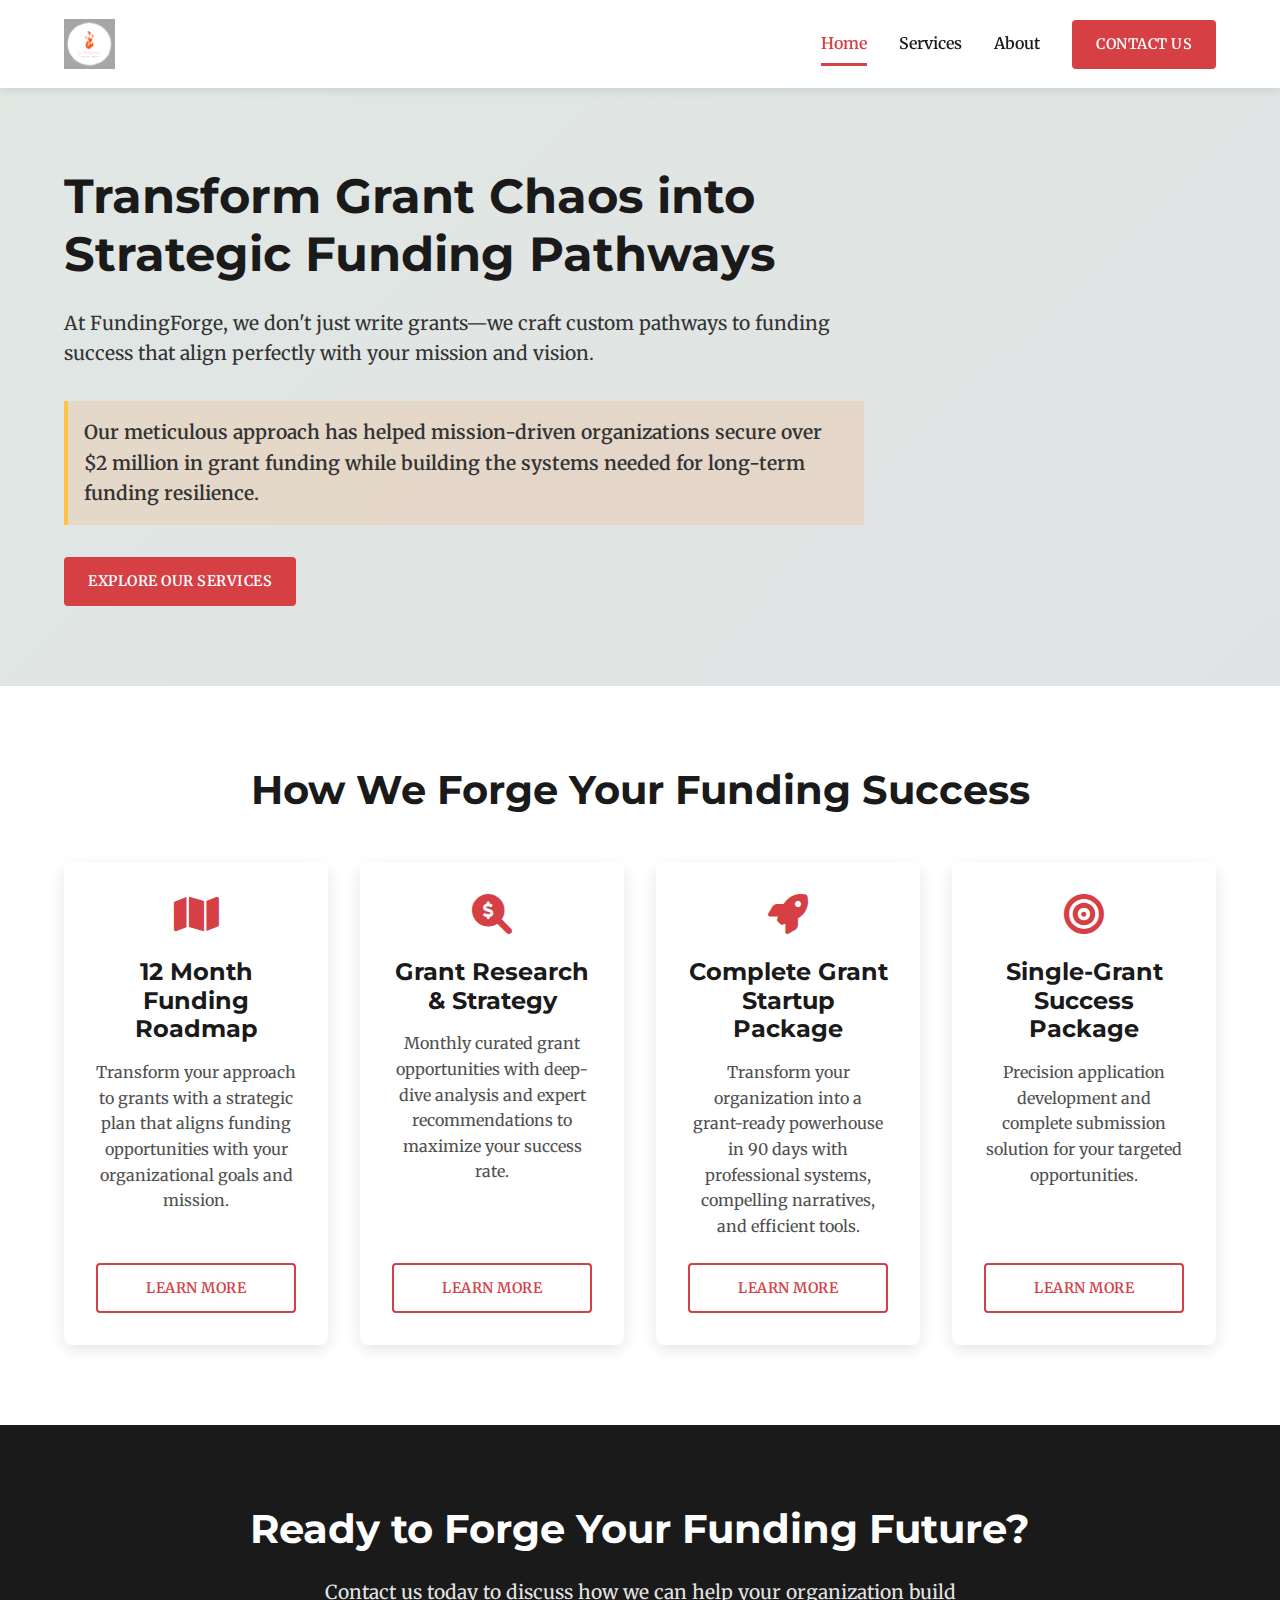
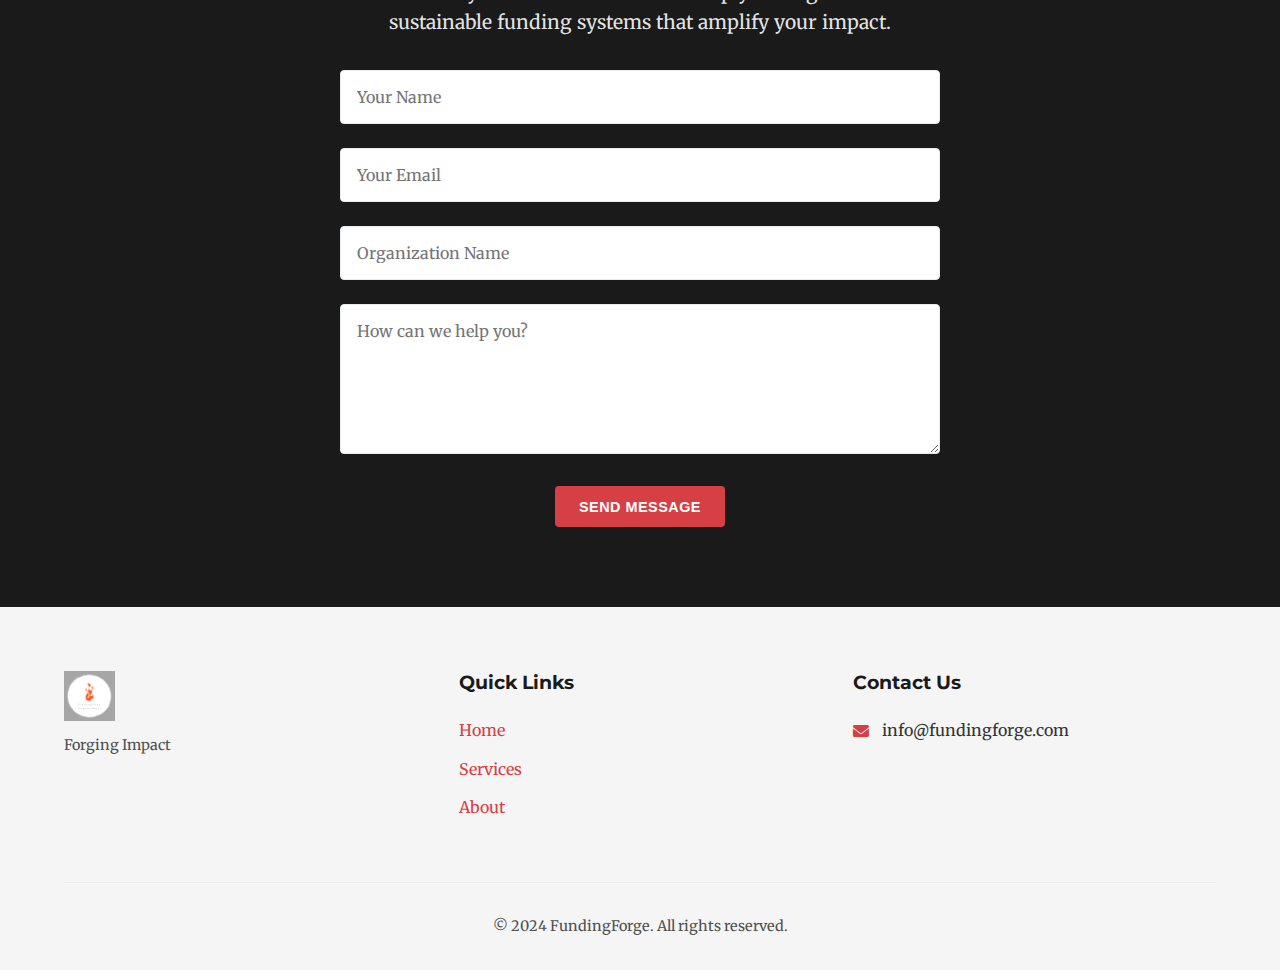
<file: index.html>
<!DOCTYPE html>
<html lang="en">
<head>
    <meta charset="UTF-8">
    <meta name="viewport" content="width=device-width, initial-scale=1.0">
    <title>FundingForge - Forging Impact</title>
    <!-- Favicon -->
    <link rel="icon" type="image/png" href="img/favicon.png">
    <link rel="preconnect" href="https://fonts.googleapis.com">
    <link rel="preconnect" href="https://fonts.gstatic.com" crossorigin>
    <link href="https://fonts.googleapis.com/css2?family=Montserrat:wght@400;500;700&family=Merriweather:wght@400;700&display=swap" rel="stylesheet">
    <link rel="stylesheet" href="css/styles.css">
    <link rel="stylesheet" href="https://cdnjs.cloudflare.com/ajax/libs/font-awesome/6.0.0/css/all.min.css">
</head>
<body>
    <header>
        <div class="container">
            <div class="logo">
                <a href="index.html">
                    <img src="img/site-logo.png" alt="Logo" style="max-height: 50px; width: auto;">
                </a>
            </div>
            <nav>
                <ul>
                    <li><a href="index.html" class="active">Home</a></li>
                    <li><a href="services.html">Services</a></li>
                    <li><a href="about.html">About</a></li>
                    <li><a href="#contact" class="btn-primary">Contact Us</a></li>
                </ul>
            </nav>
        </div>
    </header>

    <section class="hero">
        <div class="container">
            <div class="hero-content">
                <h1>Transform Grant Chaos into Strategic Funding Pathways</h1>
                <p>At FundingForge, we don't just write grants—we craft custom pathways to funding success that align perfectly with your mission and vision.</p>
                <p class="highlight">Our meticulous approach has helped mission-driven organizations secure over $2 million in grant funding while building the systems needed for long-term funding resilience.</p>
                <a href="services.html" class="btn-primary">Explore Our Services</a>
            </div>
        </div>
    </section>

    <section class="features">
        <div class="container">
            <h2>How We Forge Your Funding Success</h2>
            <div class="feature-grid">
                <div class="feature-card">
                    <i class="fas fa-map"></i>
                    <h3>12 Month Funding Roadmap</h3>
                    <p>Transform your approach to grants with a strategic plan that aligns funding opportunities with your organizational goals and mission.</p>
                    <a href="services.html#blueprint" class="btn-secondary">Learn More</a>
                </div>
                <div class="feature-card">
                    <i class="fas fa-search-dollar"></i>
                    <h3>Grant Research & Strategy</h3>
                    <p>Monthly curated grant opportunities with deep-dive analysis and expert recommendations to maximize your success rate.</p>
                    <a href="services.html#research" class="btn-secondary">Learn More</a>
                </div>
                <div class="feature-card">
                    <i class="fas fa-rocket"></i>
                    <h3>Complete Grant Startup Package</h3>
                    <p>Transform your organization into a grant-ready powerhouse in 90 days with professional systems, compelling narratives, and efficient tools.</p>
                    <a href="services.html#startup" class="btn-secondary">Learn More</a>
                </div>
                <div class="feature-card">
                    <i class="fas fa-bullseye"></i>
                    <h3>Single-Grant Success Package</h3>
                    <p>Precision application development and complete submission solution for your targeted opportunities.</p>
                    <a href="services.html#single-grant" class="btn-secondary">Learn More</a>
                </div>
            </div>
        </div>
    </section>

    <section class="cta" id="contact">
        <div class="container">
            <h2>Ready to Forge Your Funding Future?</h2>
            <p>Contact us today to discuss how we can help your organization build sustainable funding systems that amplify your impact.</p>
            <form id="contact-form">
                <div class="form-group">
                    <input type="text" placeholder="Your Name" required>
                </div>
                <div class="form-group">
                    <input type="email" placeholder="Your Email" required>
                </div>
                <div class="form-group">
                    <input type="text" placeholder="Organization Name">
                </div>
                <div class="form-group">
                    <textarea placeholder="How can we help you?" required></textarea>
                </div>
                <button type="submit" class="btn-primary">Send Message</button>
            </form>
        </div>
    </section>

    <footer>
        <div class="container">
            <div class="footer-content">
                <div class="footer-logo">
                    <a href="index.html">
                        <img src="img/site-logo.png" alt="Logo" class="footer-logo-img">
                    </a>
                    <p>Forging Impact</p>
                </div>
                <div class="footer-links">
                    <h3>Quick Links</h3>
                    <ul>
                        <li><a href="index.html">Home</a></li>
                        <li><a href="services.html">Services</a></li>
                        <li><a href="about.html">About</a></li>
                    </ul>
                </div>
                <div class="footer-contact">
                    <h3>Contact Us</h3>
                    <p><i class="fas fa-envelope"></i> info@fundingforge.com</p>
                </div>
            </div>
            <div class="footer-bottom">
                <p>&copy; 2024 FundingForge. All rights reserved.</p>
            </div>
        </div>
    </footer>

    <script src="js/script.js"></script>
</body>
</html>
</file>
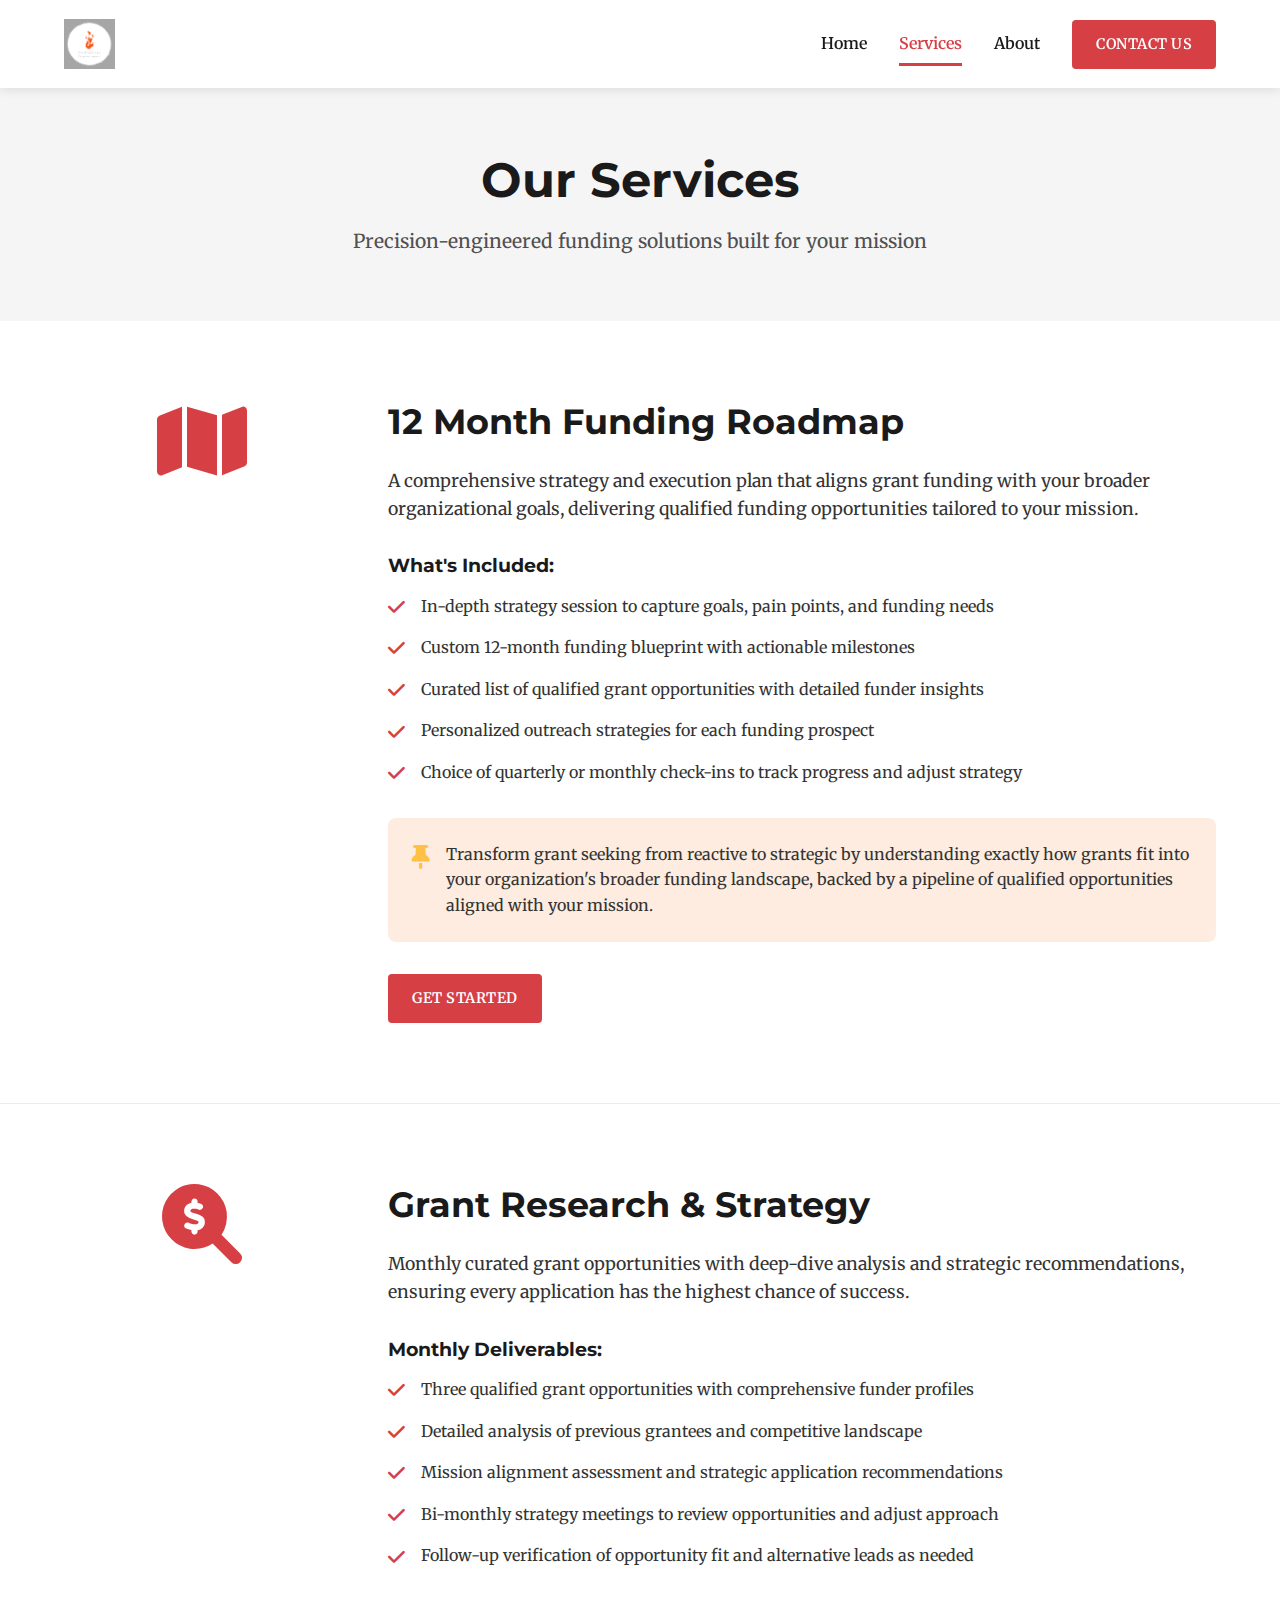
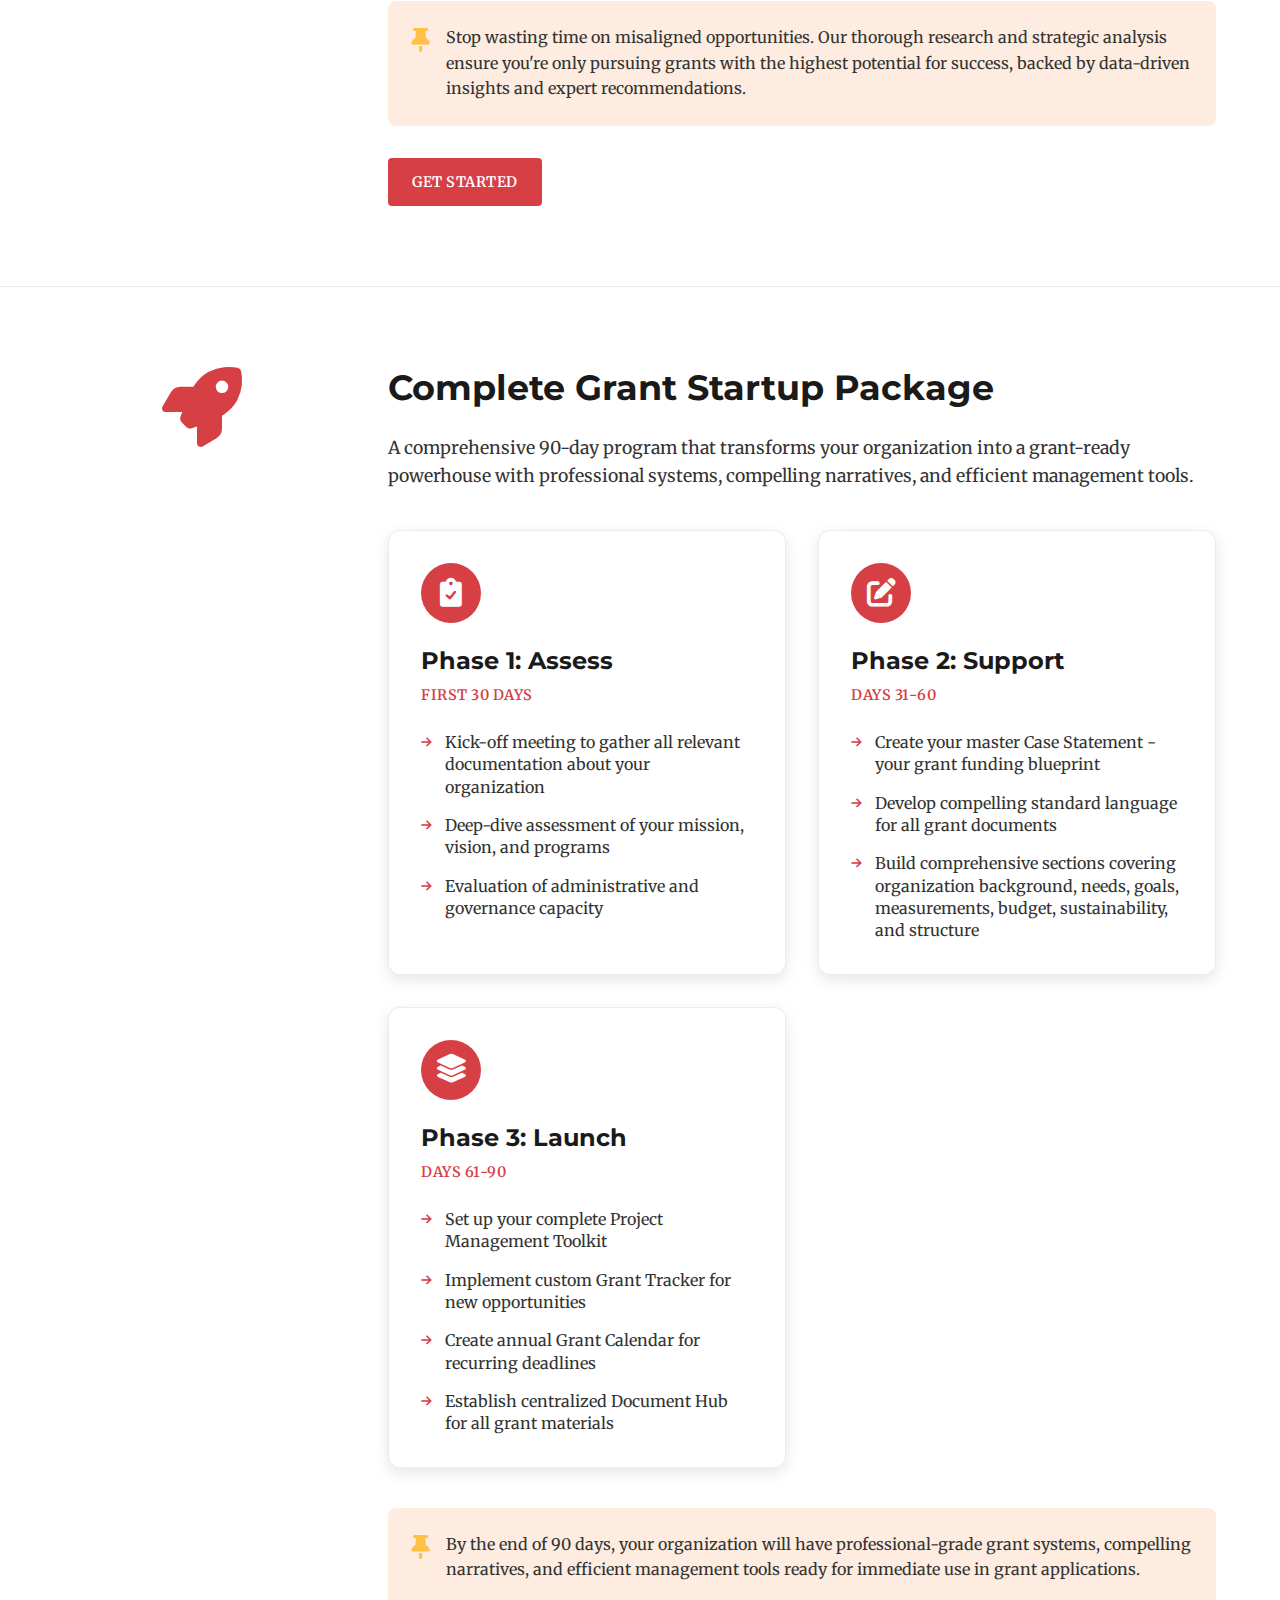
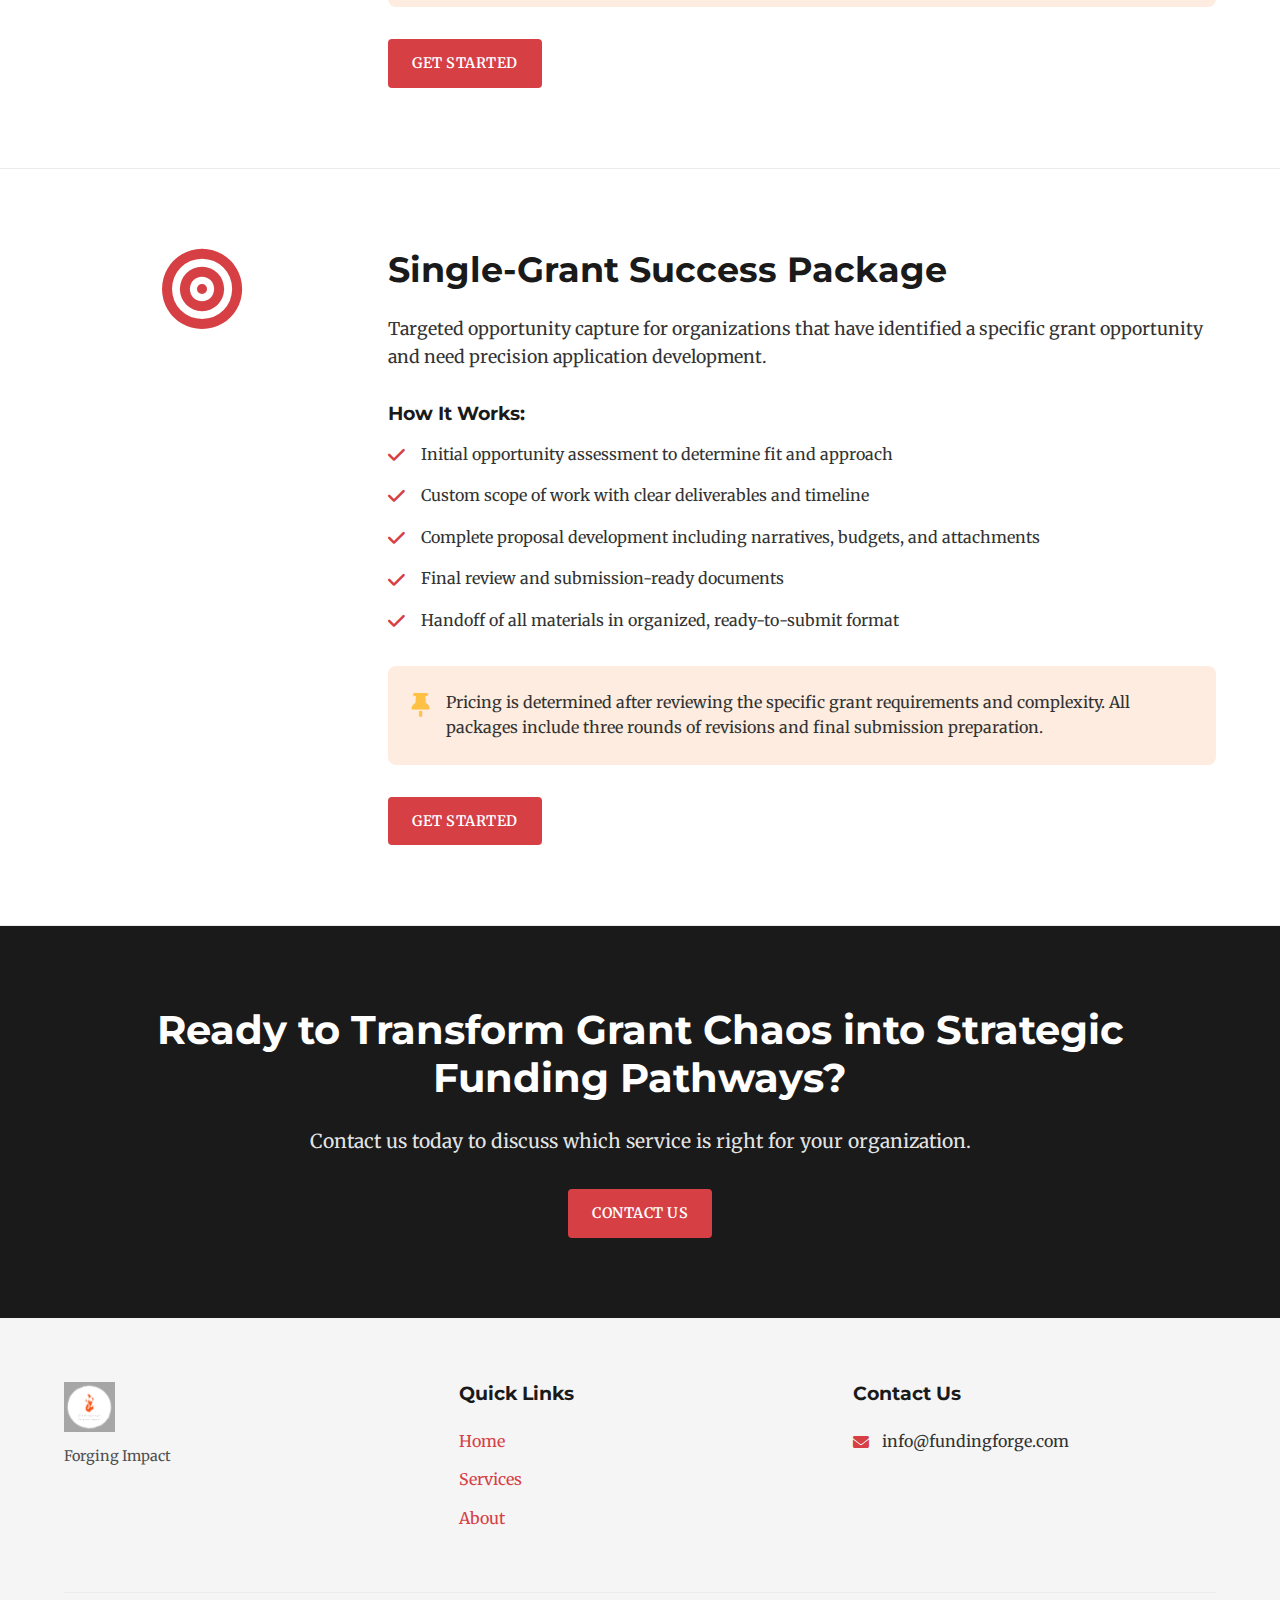
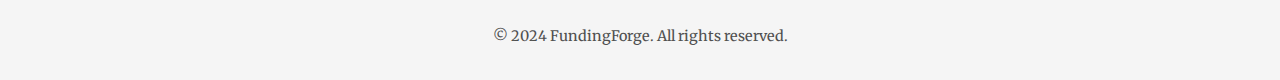
<file: services.html>
<!DOCTYPE html>
<html lang="en">
<head>
    <meta charset="UTF-8">
    <meta name="viewport" content="width=device-width, initial-scale=1.0">
    <title>Our Services - FundingForge</title>
    <!-- Favicon -->
    <link rel="icon" type="image/png" href="img/favicon.png">
    <link rel="preconnect" href="https://fonts.googleapis.com">
    <link rel="preconnect" href="https://fonts.gstatic.com" crossorigin>
    <link href="https://fonts.googleapis.com/css2?family=Montserrat:wght@400;500;700&family=Merriweather:wght@400;700&display=swap" rel="stylesheet">
    <link rel="stylesheet" href="css/styles.css">
    <link rel="stylesheet" href="https://cdnjs.cloudflare.com/ajax/libs/font-awesome/6.0.0/css/all.min.css">
</head>
<body>
    <header>
        <div class="container">
            <div class="logo">
                <a href="index.html">
                    <img src="img/site-logo.png" alt="Logo" style="max-height: 50px; width: auto;">
                </a>
            </div>
            <nav>
                <ul>
                    <li><a href="index.html">Home</a></li>
                    <li><a href="services.html" class="active">Services</a></li>
                    <li><a href="about.html">About</a></li>
                    <li><a href="index.html#contact" class="btn-primary">Contact Us</a></li>
                </ul>
            </nav>
        </div>
    </header>

    <section class="page-header">
        <div class="container">
            <h1>Our Services</h1>
            <p>Precision-engineered funding solutions built for your mission</p>
        </div>
    </section>

    <section class="service-section" id="blueprint">
        <div class="container">
            <div class="service-content">
                <div class="service-icon">
                    <i class="fas fa-map"></i>
                </div>
                <div class="service-details">
                    <h2>12 Month Funding Roadmap</h2>
                    <p class="service-description">A comprehensive strategy and execution plan that aligns grant funding with your broader organizational goals, delivering qualified funding opportunities tailored to your mission.</p>
                    
                    <h3>What's Included:</h3>
                    <ul class="service-features">
                        <li><i class="fas fa-check"></i> In-depth strategy session to capture goals, pain points, and funding needs</li>
                        <li><i class="fas fa-check"></i> Custom 12-month funding blueprint with actionable milestones</li>
                        <li><i class="fas fa-check"></i> Curated list of qualified grant opportunities with detailed funder insights</li>
                        <li><i class="fas fa-check"></i> Personalized outreach strategies for each funding prospect</li>
                        <li><i class="fas fa-check"></i> Choice of quarterly or monthly check-ins to track progress and adjust strategy</li>
                    </ul>
                    
                    <div class="service-highlight">
                        <i class="fas fa-thumbtack"></i>
                        <p>Transform grant seeking from reactive to strategic by understanding exactly how grants fit into your organization's broader funding landscape, backed by a pipeline of qualified opportunities aligned with your mission.</p>
                    </div>
                    
                    <a href="index.html#contact" class="btn-primary">Get Started</a>
                </div>
            </div>
        </div>
    </section>

    <section class="service-section" id="research">
        <div class="container">
            <div class="service-content">
                <div class="service-icon">
                    <i class="fas fa-search-dollar"></i>
                </div>
                <div class="service-details">
                    <h2>Grant Research & Strategy</h2>
                    <p class="service-description">Monthly curated grant opportunities with deep-dive analysis and strategic recommendations, ensuring every application has the highest chance of success.</p>
                    
                    <h3>Monthly Deliverables:</h3>
                    <ul class="service-features">
                        <li><i class="fas fa-check"></i> Three qualified grant opportunities with comprehensive funder profiles</li>
                        <li><i class="fas fa-check"></i> Detailed analysis of previous grantees and competitive landscape</li>
                        <li><i class="fas fa-check"></i> Mission alignment assessment and strategic application recommendations</li>
                        <li><i class="fas fa-check"></i> Bi-monthly strategy meetings to review opportunities and adjust approach</li>
                        <li><i class="fas fa-check"></i> Follow-up verification of opportunity fit and alternative leads as needed</li>
                    </ul>
                    
                    <div class="service-highlight">
                        <i class="fas fa-thumbtack"></i>
                        <p>Stop wasting time on misaligned opportunities. Our thorough research and strategic analysis ensure you're only pursuing grants with the highest potential for success, backed by data-driven insights and expert recommendations.</p>
                    </div>
                    
                    <a href="index.html#contact" class="btn-primary">Get Started</a>
                </div>
            </div>
        </div>
    </section>

    <section class="service-section" id="startup">
        <div class="container">
            <div class="service-content">
                <div class="service-icon">
                    <i class="fas fa-rocket"></i>
                </div>
                <div class="service-details">
                    <h2>Complete Grant Startup Package</h2>
                    <p class="service-description">A comprehensive 90-day program that transforms your organization into a grant-ready powerhouse with professional systems, compelling narratives, and efficient management tools.</p>
                    
                    <div class="phases-grid">
                        <div class="phase-card">
                            <div class="phase-icon">
                                <i class="fas fa-clipboard-check"></i>
                            </div>
                            <h3>Phase 1: Assess</h3>
                            <p class="phase-duration">First 30 Days</p>
                            <ul class="phase-features">
                                <li>Kick-off meeting to gather all relevant documentation about your organization</li>
                                <li>Deep-dive assessment of your mission, vision, and programs</li>
                                <li>Evaluation of administrative and governance capacity</li>
                            </ul>
                        </div>

                        <div class="phase-card">
                            <div class="phase-icon">
                                <i class="fas fa-pen-to-square"></i>
                            </div>
                            <h3>Phase 2: Support</h3>
                            <p class="phase-duration">Days 31-60</p>
                            <ul class="phase-features">
                                <li>Create your master Case Statement - your grant funding blueprint</li>
                                <li>Develop compelling standard language for all grant documents</li>
                                <li>Build comprehensive sections covering organization background, needs, goals, measurements, budget, sustainability, and structure</li>
                            </ul>
                        </div>

                        <div class="phase-card">
                            <div class="phase-icon">
                                <i class="fas fa-layer-group"></i>
                            </div>
                            <h3>Phase 3: Launch</h3>
                            <p class="phase-duration">Days 61-90</p>
                            <ul class="phase-features">
                                <li>Set up your complete Project Management Toolkit</li>
                                <li>Implement custom Grant Tracker for new opportunities</li>
                                <li>Create annual Grant Calendar for recurring deadlines</li>
                                <li>Establish centralized Document Hub for all grant materials</li>
                            </ul>
                        </div>
                    </div>
                    
                    <div class="service-highlight">
                        <i class="fas fa-thumbtack"></i>
                        <p>By the end of 90 days, your organization will have professional-grade grant systems, compelling narratives, and efficient management tools ready for immediate use in grant applications.</p>
                    </div>
                    
                    <a href="index.html#contact" class="btn-primary">Get Started</a>
                </div>
            </div>
        </div>
    </section>

    <section class="service-section" id="single-grant">
        <div class="container">
            <div class="service-content">
                <div class="service-icon">
                    <i class="fas fa-bullseye"></i>
                </div>
                <div class="service-details">
                    <h2>Single-Grant Success Package</h2>
                    <p class="service-description">Targeted opportunity capture for organizations that have identified a specific grant opportunity and need precision application development.</p>
                    
                    <h3>How It Works:</h3>
                    <ul class="service-features">
                        <li><i class="fas fa-check"></i> Initial opportunity assessment to determine fit and approach</li>
                        <li><i class="fas fa-check"></i> Custom scope of work with clear deliverables and timeline</li>
                        <li><i class="fas fa-check"></i> Complete proposal development including narratives, budgets, and attachments</li>
                        <li><i class="fas fa-check"></i> Final review and submission-ready documents</li>
                        <li><i class="fas fa-check"></i> Handoff of all materials in organized, ready-to-submit format</li>
                    </ul>
                    
                    <div class="service-highlight">
                        <i class="fas fa-thumbtack"></i>
                        <p>Pricing is determined after reviewing the specific grant requirements and complexity. All packages include three rounds of revisions and final submission preparation.</p>
                    </div>
                    
                    <a href="index.html#contact" class="btn-primary">Get Started</a>
                </div>
            </div>
        </div>
    </section>

    <section class="cta">
        <div class="container">
            <h2>Ready to Transform Grant Chaos into Strategic Funding Pathways?</h2>
            <p>Contact us today to discuss which service is right for your organization.</p>
            <a href="index.html#contact" class="btn-primary">Contact Us</a>
        </div>
    </section>

    <footer>
        <div class="container">
            <div class="footer-content">
                <div class="footer-logo">
                    <a href="index.html">
                        <img src="img/site-logo.png" alt="Logo" class="footer-logo-img">
                    </a>
                    <p>Forging Impact</p>
                </div>
                <div class="footer-links">
                    <h3>Quick Links</h3>
                    <ul>
                        <li><a href="index.html">Home</a></li>
                        <li><a href="services.html">Services</a></li>
                        <li><a href="about.html">About</a></li>
                    </ul>
                </div>
                <div class="footer-contact">
                    <h3>Contact Us</h3>
                    <p><i class="fas fa-envelope"></i> info@fundingforge.com</p>
                </div>
            </div>
            <div class="footer-bottom">
                <p>&copy; 2024 FundingForge. All rights reserved.</p>
            </div>
        </div>
    </footer>

    <script src="js/script.js"></script>
</body>
</html>
</file>
<file: css/styles.css>
/* 
* FundingForge - Main Stylesheet
* A modern, professional design for a nonprofit grant consulting service
*/

/* ===== GLOBAL STYLES ===== */
:root {
    --primary-color: #D64045;
    --primary-dark: #B83035;
    --primary-light: #E05A5F;
    --secondary-color: #FFC145;
    --accent-color: #D64045;
    --dark-color: #1A1A1A;
    --light-color: #F5F5F5;
    --gray-color: #505050;
    --light-gray: #E9ECEF;
    --success-color: #D64045;
    --font-primary: 'Montserrat', sans-serif;
    --font-secondary: 'Merriweather', serif;
    --transition: all 0.3s ease;
    --box-shadow: 0 5px 15px rgba(0, 0, 0, 0.1);
}

* {
    margin: 0;
    padding: 0;
    box-sizing: border-box;
}

body {
    font-family: var(--font-secondary);
    line-height: 1.6;
    color: #333;
    background-color: #fff;
}

h1, h2, h3, h4, h5, h6 {
    font-family: var(--font-primary);
    font-weight: 700;
    line-height: 1.2;
    margin-bottom: 1rem;
    color: var(--dark-color);
}

p {
    margin-bottom: 1.5rem;
}

a {
    text-decoration: none;
    color: var(--primary-color);
    transition: var(--transition);
}

a:hover {
    color: var(--primary-dark);
}

ul {
    list-style: none;
}

img {
    max-width: 100%;
    height: auto;
}

.container {
    width: 100%;
    max-width: 1200px;
    margin: 0 auto;
    padding: 0 1.5rem;
}

.btn-primary {
    display: inline-block;
    background-color: var(--primary-color);
    color: white;
    padding: 0.8rem 1.5rem;
    border-radius: 4px;
    font-weight: 600;
    text-transform: uppercase;
    font-size: 0.9rem;
    letter-spacing: 0.5px;
    transition: var(--transition);
    border: none;
    cursor: pointer;
}

.btn-primary:hover {
    background-color: var(--primary-dark);
    color: white;
    transform: translateY(-2px);
    box-shadow: var(--box-shadow);
}

.btn-secondary {
    display: inline-block;
    background-color: transparent;
    color: var(--primary-color);
    padding: 0.7rem 1.4rem;
    border-radius: 4px;
    font-weight: 600;
    text-transform: uppercase;
    font-size: 0.9rem;
    letter-spacing: 0.5px;
    transition: var(--transition);
    border: 2px solid var(--primary-color);
    cursor: pointer;
}

.btn-secondary:hover {
    background-color: var(--primary-color);
    color: white;
}

.placeholder-image {
    background-color: var(--light-gray);
    width: 100%;
    height: 100%;
    min-height: 300px;
    display: flex;
    align-items: center;
    justify-content: center;
    color: var(--gray-color);
    font-style: italic;
}

/* ===== HEADER ===== */
header {
    background-color: white;
    box-shadow: 0 2px 10px rgba(0, 0, 0, 0.1);
    position: sticky;
    top: 0;
    z-index: 100;
    padding: 1.2rem 0;
}

header .container {
    display: flex;
    justify-content: space-between;
    align-items: center;
}

.logo {
    display: flex;
    align-items: center;
    margin-right: 1rem;
}

.logo h1 {
    font-size: 1.8rem;
    margin-bottom: 0;
    color: var(--primary-color);
}

.logo img {
    max-height: 50px;
    width: auto;
    display: block;
}

nav ul {
    display: flex;
    align-items: center;
}

nav ul li {
    margin-left: 2rem;
}

nav ul li a {
    color: var(--dark-color);
    font-weight: 600;
    padding: 0.5rem 0;
    position: relative;
}

nav ul li a:hover,
nav ul li a.active {
    color: var(--primary-color);
}

nav ul li a.active::after {
    content: '';
    position: absolute;
    bottom: -5px;
    left: 0;
    width: 100%;
    height: 3px;
    background-color: var(--primary-color);
}

/* ===== HERO SECTION ===== */
.hero {
    background-color: var(--light-color);
    padding: 5rem 0;
    position: relative;
    overflow: hidden;
}

.hero::before {
    content: '';
    position: absolute;
    top: 0;
    left: 0;
    width: 100%;
    height: 100%;
    background: linear-gradient(135deg, rgba(44, 110, 73, 0.1) 0%, rgba(38, 70, 83, 0.1) 100%);
}

.hero-content {
    max-width: 800px;
    position: relative;
    z-index: 1;
}

.hero-content h1 {
    font-size: 3rem;
    margin-bottom: 1.5rem;
    color: var(--dark-color);
}

.hero-content p {
    font-size: 1.2rem;
    margin-bottom: 2rem;
}

.hero-content .highlight {
    background-color: rgba(244, 162, 97, 0.2);
    padding: 1rem;
    border-left: 4px solid var(--secondary-color);
    font-weight: 600;
}

/* ===== FEATURES SECTION ===== */
.features {
    padding: 5rem 0;
    background-color: white;
}

.features h2 {
    text-align: center;
    margin-bottom: 3rem;
    font-size: 2.5rem;
}

.feature-grid {
    display: grid;
    grid-template-columns: repeat(auto-fit, minmax(250px, 1fr));
    gap: 2rem;
}

.feature-card {
    background-color: white;
    padding: 2rem;
    border-radius: 8px;
    box-shadow: var(--box-shadow);
    text-align: center;
    transition: var(--transition);
    display: flex;
    flex-direction: column;
    height: 100%;
}

.feature-card:hover {
    transform: translateY(-10px);
}

.feature-card i {
    font-size: 2.5rem;
    color: var(--primary-color);
    margin-bottom: 1.5rem;
}

.feature-card h3 {
    font-size: 1.5rem;
    margin-bottom: 1rem;
}

.feature-card p {
    color: var(--gray-color);
    margin-bottom: 1.5rem;
    flex-grow: 1;
}

.feature-card .btn-secondary {
    margin-top: auto;
}

/* ===== CTA SECTION ===== */
.cta {
    background-color: var(--dark-color);
    color: white;
    padding: 5rem 0;
    text-align: center;
}

.cta h2 {
    color: white;
    font-size: 2.5rem;
    margin-bottom: 1.5rem;
}

.cta p {
    font-size: 1.2rem;
    max-width: 700px;
    margin: 0 auto 2rem;
    color: rgba(255, 255, 255, 0.9);
}

/* ===== FOOTER ===== */
footer {
    background-color: var(--light-color);
    padding: 4rem 0 2rem;
}

.footer-content {
    display: grid;
    grid-template-columns: repeat(auto-fit, minmax(200px, 1fr));
    gap: 2rem;
    margin-bottom: 3rem;
}

.footer-logo h2 {
    font-size: 1.5rem;
    color: var(--primary-color);
    margin-bottom: 0.5rem;
}

.footer-logo img {
    max-height: 50px;
    width: auto;
    margin-bottom: 0.8rem;
    display: block;
}

.footer-logo p {
    color: var(--gray-color);
    font-size: 0.9rem;
}

.footer-links h3,
.footer-contact h3 {
    font-size: 1.2rem;
    margin-bottom: 1.5rem;
}

.footer-links ul li {
    margin-bottom: 0.8rem;
}

.footer-contact p {
    display: flex;
    align-items: center;
    margin-bottom: 0.8rem;
}

.footer-contact p i {
    margin-right: 0.8rem;
    color: var(--primary-color);
}

.footer-bottom {
    text-align: center;
    padding-top: 2rem;
    border-top: 1px solid var(--light-gray);
}

.footer-bottom p {
    color: var(--gray-color);
    font-size: 0.9rem;
    margin-bottom: 0;
}

/* ===== CONTACT FORM ===== */
#contact-form {
    max-width: 600px;
    margin: 0 auto;
}

.form-group {
    margin-bottom: 1.5rem;
}

.form-group input,
.form-group textarea {
    width: 100%;
    padding: 1rem;
    border: 1px solid var(--light-gray);
    border-radius: 4px;
    font-family: var(--font-secondary);
    font-size: 1rem;
    transition: var(--transition);
}

.form-group input:focus,
.form-group textarea:focus {
    outline: none;
    border-color: var(--primary-color);
    box-shadow: 0 0 0 3px rgba(44, 110, 73, 0.2);
}

.form-group textarea {
    min-height: 150px;
    resize: vertical;
}

/* ===== PAGE HEADER ===== */
.page-header {
    background-color: var(--light-color);
    padding: 4rem 0;
    text-align: center;
}

.page-header h1 {
    font-size: 3rem;
    margin-bottom: 1rem;
}

.page-header p {
    font-size: 1.2rem;
    max-width: 700px;
    margin: 0 auto;
    color: var(--gray-color);
}

/* ===== SERVICES PAGE ===== */
.service-section {
    padding: 5rem 0;
    border-bottom: 1px solid var(--light-gray);
}

.service-section:last-of-type {
    border-bottom: none;
}

.service-content {
    display: grid;
    grid-template-columns: 1fr 3fr;
    gap: 3rem;
    align-items: start;
}

.service-icon {
    text-align: center;
}

.service-icon i {
    font-size: 5rem;
    color: var(--primary-color);
}

.service-details h2 {
    font-size: 2.2rem;
    margin-bottom: 1.5rem;
}

.service-description {
    font-size: 1.1rem;
    margin-bottom: 2rem;
}

.service-features {
    margin-bottom: 2rem;
}

.service-features li {
    margin-bottom: 1rem;
    display: flex;
    align-items: center;
}

.service-features li i {
    color: var(--success-color);
    margin-right: 1rem;
    font-size: 1.2rem;
}

.service-highlight {
    background-color: rgba(244, 162, 97, 0.2);
    padding: 1.5rem;
    border-radius: 8px;
    margin-bottom: 2rem;
    display: flex;
    align-items: flex-start;
}

.service-highlight i {
    color: var(--secondary-color);
    font-size: 1.5rem;
    margin-right: 1rem;
    margin-top: 0.2rem;
}

.service-highlight p {
    margin-bottom: 0;
}

.pricing-tiers {
    display: grid;
    grid-template-columns: repeat(auto-fit, minmax(200px, 1fr));
    gap: 2rem;
    margin-bottom: 2rem;
}

.pricing-tier {
    background-color: white;
    padding: 2rem;
    border-radius: 8px;
    box-shadow: var(--box-shadow);
    text-align: center;
    transition: var(--transition);
}

.pricing-tier:hover {
    transform: translateY(-5px);
}

.tier-header {
    margin-bottom: 1.5rem;
}

.tier-header i {
    font-size: 2rem;
    color: var(--primary-color);
    margin-bottom: 1rem;
}

.tier-header h4 {
    font-size: 1.5rem;
    margin-bottom: 0;
}

.price {
    font-size: 1.8rem;
    font-weight: 700;
    color: var(--dark-color);
}

/* ===== ABOUT PAGE ===== */
.about-content,
.founder-content {
    display: grid;
    grid-template-columns: 1fr 2fr;
    gap: 3rem;
    align-items: center;
    margin-bottom: 3rem;
}

.about-company,
.founder-section {
    padding: 5rem 0;
}

.about-image,
.founder-image {
    border-radius: 8px;
    overflow: hidden;
    box-shadow: var(--box-shadow);
}

.mission-vision {
    display: grid;
    grid-template-columns: 1fr 1fr;
    gap: 2rem;
    margin-top: 2rem;
}

.mission h3,
.vision h3 {
    display: flex;
    align-items: center;
    font-size: 1.3rem;
}

.mission h3 i,
.vision h3 i {
    margin-right: 0.8rem;
    color: var(--primary-color);
}

.founder-credentials {
    display: grid;
    grid-template-columns: repeat(auto-fit, minmax(150px, 1fr));
    gap: 1.5rem;
    margin-top: 2rem;
}

.credential {
    display: flex;
    align-items: center;
}

.credential i {
    font-size: 2rem;
    color: var(--primary-color);
    margin-right: 1rem;
}

.credential-text h4 {
    font-size: 1.5rem;
    margin-bottom: 0.2rem;
    color: var(--dark-color);
}

.credential-text p {
    margin-bottom: 0;
    color: var(--gray-color);
}

.values-section {
    padding: 5rem 0;
    background-color: var(--light-color);
    text-align: center;
}

.values-section h2 {
    margin-bottom: 3rem;
}

.values-grid {
    display: grid;
    grid-template-columns: repeat(6, 1fr);
    gap: 2rem;
    max-width: 1200px;
    margin: 0 auto;
}

.value-card {
    grid-column: span 2; /* Each card takes 2 columns */
    background-color: white;
    padding: 2rem;
    border-radius: 8px;
    box-shadow: var(--box-shadow);
    text-align: center;
    transition: var(--transition);
    display: flex;
    flex-direction: column;
    height: 100%;
}

/* Position bottom cards in columns 2-5 */
.value-card:nth-child(4) {
    grid-column: 2 / 4;
}

.value-card:nth-child(5) {
    grid-column: 4 / 6;
}

/* Keep the red icons */
.value-card i {
    font-size: 2.5rem;
    color: var(--primary-color);
    margin-bottom: 1.5rem;
}

@media (max-width: 768px) {
    .values-grid {
        grid-template-columns: 1fr;
    }
    
    .value-card,
    .value-card:nth-child(4),
    .value-card:nth-child(5) {
        grid-column: 1;
    }
}

/* ===== RESPONSIVE STYLES ===== */
@media (max-width: 992px) {
    .hero-content h1 {
        font-size: 2.5rem;
    }
    
    .service-content,
    .about-content,
    .founder-content {
        grid-template-columns: 1fr;
    }
    
    .service-icon {
        margin-bottom: 2rem;
    }
    
    .mission-vision {
        grid-template-columns: 1fr;
    }
}

@media (max-width: 768px) {
    header .container {
        flex-direction: column;
    }
    
    .logo {
        margin-bottom: 1rem;
    }
    
    .logo img {
        margin: 0 auto;
    }
    
    nav ul {
        justify-content: center;
    }
    
    nav ul li {
        margin: 0.5rem 1rem;
    }
    
    .hero-content h1 {
        font-size: 2rem;
    }
    
    .page-header h1 {
        font-size: 2.5rem;
    }
    
    .feature-grid,
    .pricing-tiers,
    .values-grid {
        grid-template-columns: 1fr;
    }
}

@media (max-width: 576px) {
    .hero {
        padding: 3rem 0;
    }
    
    .hero-content h1 {
        font-size: 1.8rem;
    }
    
    .features h2,
    .page-header h1,
    .cta h2 {
        font-size: 2rem;
    }
    
    .service-details h2 {
        font-size: 1.8rem;
    }
    
    .footer-content {
        grid-template-columns: 1fr;
    }
}

/* ===== MOBILE MENU ===== */
.mobile-menu-btn {
    display: none;
    background: none;
    border: none;
    font-size: 1.5rem;
    color: var(--primary-color);
    cursor: pointer;
    padding: 0.5rem;
}

@media (max-width: 768px) {
    .mobile-menu-btn {
        display: block;
    }
    
    nav ul {
        display: none;
        flex-direction: column;
        position: absolute;
        top: 100%;
        left: 0;
        width: 100%;
        background-color: white;
        box-shadow: 0 5px 10px rgba(0, 0, 0, 0.1);
        padding: 1rem 0;
        z-index: 100;
    }
    
    nav ul.show {
        display: flex;
    }
    
    nav ul li {
        margin: 0.5rem 0;
        width: 100%;
        text-align: center;
    }
    
    nav ul li a {
        display: block;
        padding: 0.8rem;
    }
}

/* Phase Cards Styles */
.phases-grid {
    display: grid;
    grid-template-columns: repeat(auto-fit, minmax(280px, 1fr));
    gap: 2rem;
    margin: 2.5rem 0;
}

.phase-card {
    background-color: white;
    padding: 2rem;
    border-radius: 12px;
    box-shadow: var(--box-shadow);
    transition: var(--transition);
    position: relative;
    border: 1px solid var(--light-gray);
}

.phase-card:hover {
    transform: translateY(-5px);
}

.phase-icon {
    width: 60px;
    height: 60px;
    background-color: var(--primary-color);
    border-radius: 50%;
    display: flex;
    align-items: center;
    justify-content: center;
    margin-bottom: 1.5rem;
}

.phase-icon i {
    font-size: 1.8rem;
    color: white;
}

.phase-card h3 {
    font-size: 1.5rem;
    margin-bottom: 0.5rem;
    color: var(--dark-color);
}

.phase-duration {
    color: var(--primary-color);
    font-weight: 600;
    margin-bottom: 1.5rem;
    font-size: 0.9rem;
    text-transform: uppercase;
    letter-spacing: 0.5px;
}

.phase-features {
    list-style: none;
    padding: 0;
    margin: 0;
}

.phase-features li {
    margin-bottom: 1rem;
    padding-left: 1.5rem;
    position: relative;
    line-height: 1.4;
}

.phase-features li:before {
    content: "→";
    color: var(--primary-color);
    position: absolute;
    left: 0;
    font-weight: bold;
}

.phase-features li:last-child {
    margin-bottom: 0;
}

@media (max-width: 768px) {
    .phases-grid {
        grid-template-columns: 1fr;
    }
    
    .phase-card {
        padding: 1.5rem;
    }
}

/* Phase Sections Styles */
.phase-section {
    margin-bottom: 3rem;
    padding: 2rem;
    background-color: white;
    border-radius: 12px;
    box-shadow: var(--box-shadow);
    border: 1px solid var(--light-gray);
    transition: var(--transition);
}

.phase-section:hover {
    transform: translateY(-5px);
}

.phase-header {
    display: flex;
    align-items: center;
    margin-bottom: 1.5rem;
    gap: 1.5rem;
}

.phase-header .phase-icon {
    width: 60px;
    height: 60px;
    min-width: 60px;
    background-color: var(--primary-color);
    border-radius: 50%;
    display: flex;
    align-items: center;
    justify-content: center;
    margin-bottom: 0;
}

.phase-header .phase-icon i {
    font-size: 1.8rem;
    color: white;
}

.phase-header h3 {
    margin-bottom: 0;
    font-size: 1.5rem;
    color: var(--dark-color);
}

.phase-section h4 {
    color: var(--primary-color);
    font-size: 1.1rem;
    margin: 1rem 0;
}

.sub-features {
    margin-top: 0.5rem;
    margin-left: 1.5rem;
}

.sub-features li {
    margin-bottom: 0.5rem;
    display: flex;
    align-items: center;
}

.sub-features li i {
    color: var(--primary-color);
    margin-right: 0.5rem;
    font-size: 1rem;
}

@media (max-width: 768px) {
    .phase-header {
        flex-direction: column;
        text-align: center;
        gap: 1rem;
    }
    
    .phase-header .phase-icon {
        margin: 0 auto;
    }
    
    .phase-section {
        padding: 1.5rem;
    }
}
</file>
